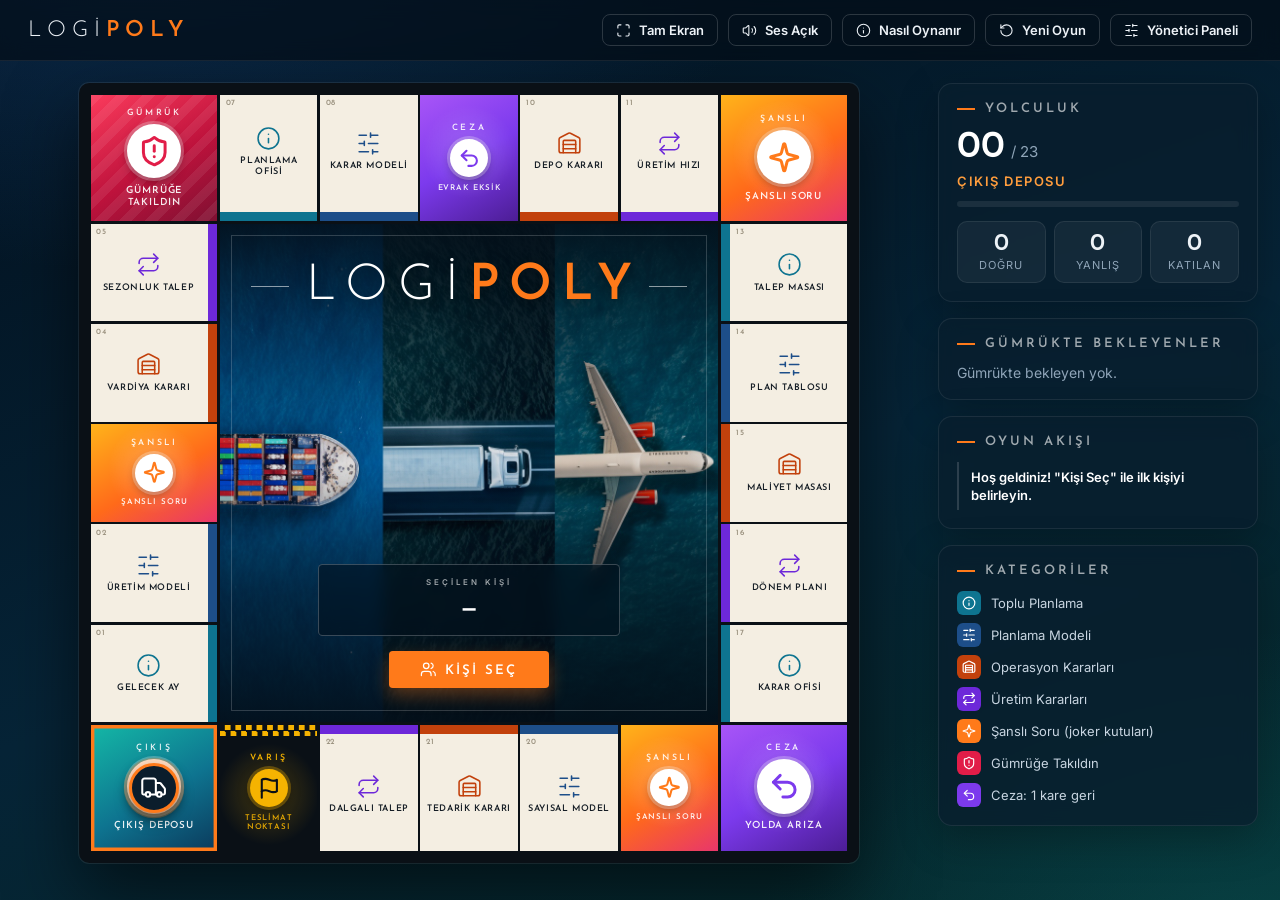
<file: index.html>
<!DOCTYPE html>
<html lang="tr">
<head>
  <meta charset="UTF-8">
  <meta name="viewport" content="width=device-width, initial-scale=1.0">
  <title>LogiPoly - Lojistik Bilgi Oyunu</title>
  <meta name="description" content="LogiPoly: Sınıfça oynanan, Monopoly tarzı lojistik bilgi oyunu.">
  <link rel="icon" href="data:image/svg+xml,<svg xmlns='http://www.w3.org/2000/svg' viewBox='0 0 100 100'><rect width='100' height='100' rx='22' fill='%23062b3d'/><text x='50' y='68' font-family='Arial' font-weight='700' font-size='52' text-anchor='middle' fill='%23ff7a1a'>LP</text></svg>">
  <link rel="preconnect" href="https://fonts.googleapis.com">
  <link rel="preconnect" href="https://fonts.gstatic.com" crossorigin>
  <link rel="stylesheet" href="https://fonts.googleapis.com/css2?family=Inter:wght@400;500;600;700&family=Josefin+Sans:wght@300;400;600;700&display=swap">
  <link rel="stylesheet" href="assets/css/style.css">
</head>
<body class="game-page">
  <header class="topbar">
    <div class="brand">Logi<span>Poly</span></div>
    <nav>
      <button class="btn ghost sm" id="btnFull"></button>
      <button class="btn ghost sm" id="btnSound"></button>
      <button class="btn ghost sm" id="btnHelp" data-icon="info">Nasıl Oynanır</button>
      <button class="btn ghost sm" id="btnNewGame" data-icon="rotate">Yeni Oyun</button>
      <a class="btn ghost sm" href="admin.html" data-icon="sliders">Yönetici Paneli</a>
    </nav>
  </header>

  <main class="screen">
    <div class="layout">
      <div class="board-wrap">
        <div id="board" class="board">
          <div class="board-center">
            <div class="center-logo">
              <span class="cl-rule"></span>
              <span class="cl-text">Logi<b>Poly</b></span>
              <span class="cl-rule"></span>
            </div>
            <div class="center-play">
              <div class="person-box" id="personBox">
                <span class="person-label" id="personLabel">Seçilen kişi</span>
                <span class="person-name" id="personName">—</span>
              </div>
              <button class="btn primary roll-btn" id="btnMain">Kişi Seç</button>
            </div>
          </div>
          <div id="pawnLayer" class="pawn-layer"></div>
        </div>
      </div>

      <aside class="sidebar">
        <div class="panel">
          <h3>Yolculuk</h3>
          <div class="progress-text" id="progressText"></div>
          <div class="progress"><div id="progressBar"></div></div>
          <div class="class-stats">
            <div><b id="statCorrect">0</b><span>Doğru</span></div>
            <div><b id="statWrong">0</b><span>Yanlış</span></div>
            <div><b id="statPeople">0</b><span>Katılan</span></div>
          </div>
        </div>
        <div class="panel">
          <h3>Gümrükte Bekleyenler</h3>
          <ul id="detainedList" class="detained-list"></ul>
        </div>
        <div class="panel">
          <h3>Oyun Akışı</h3>
          <ul id="gameLog" class="game-log"></ul>
        </div>
        <div class="panel">
          <h3>Kategoriler</h3>
          <div id="legend" class="legend"></div>
        </div>
      </aside>
    </div>
  </main>

  <div id="modal" class="modal hidden">
    <div class="modal-card" id="modalCard"></div>
  </div>

  <script src="assets/js/data.js"></script>
  <script src="assets/js/icons.js"></script>
  <script src="assets/js/sound.js"></script>
  <script src="assets/js/confetti.js"></script>
  <script src="assets/js/store.js"></script>
  <script src="assets/js/game.js"></script>
</body>
</html>
</file>
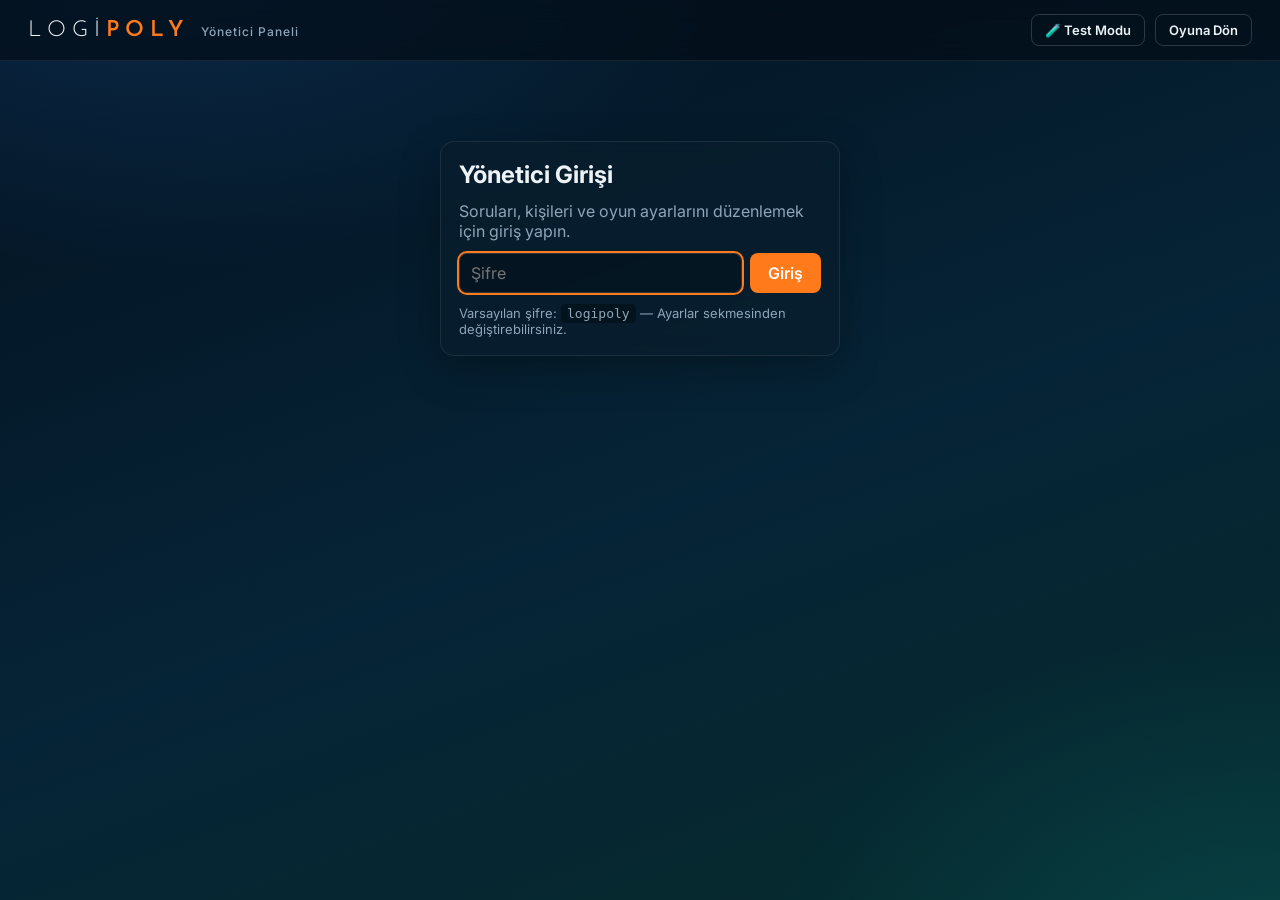
<file: admin.html>
<!DOCTYPE html>
<html lang="tr">
<head>
  <meta charset="UTF-8">
  <meta name="viewport" content="width=device-width, initial-scale=1.0">
  <meta name="robots" content="noindex">
  <title>LogiPoly - Yönetici Paneli</title>
  <link rel="icon" href="data:image/svg+xml,<svg xmlns='http://www.w3.org/2000/svg' viewBox='0 0 100 100'><text y='.9em' font-size='90'>⚙️</text></svg>">
  <link rel="preconnect" href="https://fonts.googleapis.com">
  <link rel="preconnect" href="https://fonts.gstatic.com" crossorigin>
  <link rel="stylesheet" href="https://fonts.googleapis.com/css2?family=Inter:wght@400;500;600;700&family=Josefin+Sans:wght@300;400;600;700&display=swap">
  <link rel="stylesheet" href="assets/css/style.css">
</head>
<body class="admin-page">
  <header class="topbar">
    <div class="brand">Logi<span>Poly</span><small>Yönetici Paneli</small></div>
    <nav>
      <a class="btn ghost sm" href="index.html?test=1" target="_blank" title="Gerçek oyunu etkilemeden istediğiniz kareyi deneyin">🧪 Test Modu</a>
      <a class="btn ghost sm" href="index.html">Oyuna Dön</a>
      <button class="btn ghost sm hidden" id="btnLogout">Çıkış</button>
    </nav>
  </header>

  <section id="loginView" class="panel login-card">
    <h2>Yönetici Girişi</h2>
    <p class="muted">Soruları, kişileri ve oyun ayarlarını düzenlemek için giriş yapın.</p>
    <form id="loginForm">
      <input type="password" id="loginPass" placeholder="Şifre" autocomplete="current-password">
      <button class="btn primary" type="submit">Giriş</button>
    </form>
    <p id="loginError" class="error hidden">Şifre hatalı.</p>
    <p class="hint">Varsayılan şifre: <code>logipoly</code> — Ayarlar sekmesinden değiştirebilirsiniz.</p>
  </section>

  <main id="adminView" class="admin-wrap hidden">
    <div class="tabs">
      <button class="tab active" data-tab="questions">❓ Sorular</button>
      <button class="tab" data-tab="cases">🚨 Kurtarma Soruları</button>
      <button class="tab" data-tab="people">👥 Kişiler</button>
      <button class="tab" data-tab="tiles">🧱 Kareler</button>
      <button class="tab" data-tab="boxes">🍀 Şanslı Soru Jokerleri</button>
      <button class="tab" data-tab="settings">⚙️ Ayarlar</button>
      <button class="tab" data-tab="backup">💾 Yedekleme</button>
    </div>

    <section class="tab-panel" id="tab-questions">
      <div class="toolbar">
        <select id="qFilter"><option value="">Tüm kategoriler</option></select>
        <input type="search" id="qSearch" placeholder="Soru ara...">
        <span class="spacer"></span>
        <button class="btn danger" id="btnClearQ">🗑️ Tüm Soruları Sil</button>
        <button class="btn primary" id="btnAddQ">+ Yeni Soru</button>
      </div>
      <div class="stats" id="qStats"></div>
      <div class="table-wrap">
        <table class="table">
          <thead><tr><th>#</th><th>Kategori</th><th>Soru</th><th>Doğru Cevap</th><th>İpucu</th><th></th></tr></thead>
          <tbody id="qBody"></tbody>
        </table>
      </div>
    </section>

    <section class="tab-panel hidden" id="tab-cases">
      <div class="toolbar">
        <p class="muted">Bu liste tahta sorularından ayrıdır. Gümrükte kalan biri varsa oyun bitmeden önce buradaki vaka analizi sorulur. Varsayılan soru Koçtaş örneğidir; doğru cevaplanmazsa oyun kaybedilir. Şık girmezseniz soru açık uçlu olur ve cevabı öğretmen değerlendirir.</p>
        <span class="spacer"></span>
        <button class="btn primary" id="btnAddCase">+ Yeni Kurtarma Sorusu</button>
      </div>
      <div class="table-wrap">
        <table class="table">
          <thead><tr><th>#</th><th>Başlık</th><th>Vaka</th><th>Tür</th><th></th></tr></thead>
          <tbody id="caseBody"></tbody>
        </table>
      </div>
    </section>

    <section class="tab-panel hidden" id="tab-people">
      <div class="people-grid">
        <div class="panel">
          <h3>👥 Kişi Listesi</h3>
          <div class="stats" id="peopleStats"></div>
          <label class="form-grid">
            <span class="muted">Her satıra bir isim yazın. Excel'den sütun kopyalayıp yapıştırabilirsiniz. Aynı isim iki kez eklenmez.</span>
            <textarea id="peopleText" rows="18" placeholder="Ayşe Yılmaz&#10;Mehmet Kaya&#10;..."></textarea>
          </label>
          <div class="actions-bar">
            <button class="btn primary" id="btnSavePeople">💾 Kişileri Kaydet</button>
          </div>
        </div>
        <div class="panel">
          <h3>🎯 Oyun Durumu</h3>
          <p class="muted" style="margin-bottom:12px">Seçilen kişi, herkes bir kez seçilene kadar tekrar seçilmez. 🛃 işaretli kişiler gümrükte bekliyor.</p>
          <div id="drawnList" class="chip-list"></div>
          <div class="actions-bar">
            <button class="btn danger" id="btnResetDraw">🔄 Oyunu Sıfırla</button>
          </div>
        </div>
      </div>
    </section>

    <section class="tab-panel hidden" id="tab-tiles">
      <p class="muted" style="margin-bottom:14px">
        Tahtada 24 kare vardır. Tır, bulunduğu karenin sorusu doğru cevaplanınca bir sonraki kareye geçer.
        <b>Gümrüğe Takıldın</b>: tır bu karedeyken seçilen kişi soru cevaplamadan gümrükte kalır, tır yoluna devam eder (tek gümrük karesi önerilir).
        <b>Ceza</b>: tır bu kareye gelince bir kare geri gider; her ceza karesi oyun başına bir kez uygulanır.
        <b>Şanslı Soru</b>: soru öncesinde joker kutularından biri açılır.
      </p>
      <div class="table-wrap">
        <table class="table">
          <thead><tr><th>#</th><th>Tür</th><th>Kare Adı</th><th>Soru Kategorisi</th></tr></thead>
          <tbody id="tBody"></tbody>
        </table>
      </div>
      <div class="actions-bar"><button class="btn primary" id="btnSaveTiles">💾 Kareleri Kaydet</button></div>
    </section>

    <section class="tab-panel hidden" id="tab-boxes">
      <div class="toolbar">
        <p class="muted">Tır bir Şanslı Soru karesindeyken seçilen kişi kapalı kutulardan birini açar. İçinden çıkan joker o soruda kullanılır.</p>
        <span class="spacer"></span>
        <button class="btn" id="btnAddBox">+ Kutu Ekle</button>
      </div>
      <div class="table-wrap">
        <table class="table">
          <thead><tr><th>#</th><th>Joker</th><th>Kutudan çıkınca gösterilecek mesaj</th><th></th></tr></thead>
          <tbody id="boxBody"></tbody>
        </table>
      </div>
      <div class="panel" style="margin-top:14px">
        <h3>Joker türleri</h3>
        <p class="muted">🤝 <b>Yardım Al</b>: Kişi istediği bir arkadaşından yardım alır. ✂️ <b>2 Yanlış Şık Elenir</b>: İki yanlış şık kaldırılır. 💡 <b>İpuçlu Soru</b>: Soru, ipucuyla birlikte gelir. Jokere rağmen cevap yanlışsa ikinci hak yoktur; tır olduğu karede kalır.</p>
      </div>
      <div class="actions-bar"><button class="btn primary" id="btnSaveBoxes">💾 Kutuları Kaydet</button></div>
    </section>

    <section class="tab-panel hidden" id="tab-settings">
      <form id="settingsForm" class="panel">
        <div class="form-grid two">
          <label>Piyon
            <select name="pawn" id="pawnSelect"></select>
          </label>
          <label>Şanslı soru karesinde gösterilecek kutu sayısı
            <input type="number" name="boxCount" min="2" max="6">
          </label>
          <label>Yönetici şifresi
            <input type="text" name="adminPassword" autocomplete="off">
            <small>Boş bırakılırsa panel şifresiz açılır.</small>
          </label>
        </div>
        <div class="actions-bar"><button class="btn primary" type="submit">💾 Ayarları Kaydet</button></div>
      </form>
    </section>

    <section class="tab-panel hidden" id="tab-backup">
      <div class="backup-grid">
        <div class="panel">
          <h3>⬇️ Dışa Aktar</h3>
          <p>Tüm soruları, vakaları, kişileri, kareleri, kutuları ve ayarları JSON dosyası olarak indir.</p>
          <button class="btn primary" id="btnExport">JSON İndir</button>
        </div>
        <div class="panel">
          <h3>⬆️ İçe Aktar</h3>
          <p>Daha önce indirdiğin bir LogiPoly JSON dosyasını yükle. Mevcut verilerin üzerine yazılır.</p>
          <input type="file" id="importFile" accept="application/json,.json">
        </div>
        <div class="panel">
          <h3>♻️ Varsayılana Dön</h3>
          <p>Tüm değişiklikleri silip LogiPoly'nin hazır soru ve ayarlarına geri döner.</p>
          <button class="btn danger" id="btnReset">Sıfırla</button>
        </div>
      </div>
    </section>
  </main>

  <div id="modal" class="modal hidden">
    <div class="modal-card dark" id="modalCard"></div>
  </div>
  <div id="toast" class="toast hidden"></div>

  <script src="assets/js/data.js"></script>
  <script src="assets/js/store.js"></script>
  <script src="assets/js/admin.js"></script>
</body>
</html>
</file>
<file: assets/css/style.css>
:root {
  --bg: #03111f;
  --panel: rgba(8, 30, 46, .78);
  --panel-2: rgba(255, 255, 255, .05);
  --line: rgba(255, 255, 255, .08);
  --text: #edf2f7;
  --muted: #8fa5b8;
  --accent: #ff7a1a;
  --accent-2: #ff9d3d;
  --ok: #1f9d6b;
  --bad: #e11d48;
  --teal: #0e7c86;
  --ocean: #0b3a5c;
  --cream: #f4eee2;
  --frame: #0a1016;
  --ink: #141c24;
  --f-display: 'Josefin Sans', 'Century Gothic', 'Futura', sans-serif;
  --f-body: 'Inter', 'Segoe UI', system-ui, -apple-system, sans-serif;
}

* { box-sizing: border-box; margin: 0; padding: 0; }

html:fullscreen, html:-webkit-full-screen { background: #03111f; }
body {
  font-family: var(--f-body);
  background:
    radial-gradient(1100px 600px at 10% -10%, rgba(29, 95, 166, .35), transparent 60%),
    radial-gradient(900px 600px at 100% 110%, rgba(14, 124, 134, .32), transparent 60%),
    linear-gradient(160deg, #03111f 0%, #062437 55%, #052a2a 100%) fixed;
  color: var(--text);
  min-height: 100vh;
  -webkit-font-smoothing: antialiased;
}

.hidden { display: none !important; }
button { font: inherit; cursor: pointer; }
a { color: inherit; }
ul { padding-left: 18px; }
code { background: rgba(0, 0, 0, .3); padding: 2px 6px; border-radius: 4px; }

.ic { width: 1.15em; height: 1.15em; flex: none; display: block; }

/* ---------- Ortak bileşenler ---------- */

.btn {
  display: inline-flex; align-items: center; justify-content: center; gap: 8px;
  border: 0; border-radius: 8px; padding: 10px 18px;
  font-weight: 600; background: rgba(255, 255, 255, .08); color: var(--text);
  text-decoration: none; transition: filter .15s, transform .1s, background .15s;
}
.btn:hover:not(:disabled) { filter: brightness(1.12); }
.btn:active:not(:disabled) { transform: translateY(1px); }
.btn:disabled { opacity: .45; cursor: not-allowed; }
.btn.primary { background: var(--accent); color: #fff; }
.btn.danger { background: var(--bad); color: #fff; }
.btn.success { background: var(--ok); color: #fff; }
.btn.ghost { background: transparent; border: 1px solid rgba(255, 255, 255, .16); }
.btn.ghost:hover:not(:disabled) { background: rgba(255, 255, 255, .06); }
.btn.ghost.dark-text { color: var(--ink); border-color: #d6d2c8; }
.btn.sm { padding: 7px 13px; font-size: 13px; }
.btn.big { padding: 14px 28px; font-size: 18px; }
.btn.full { width: 100%; margin-top: 12px; }

input, select, textarea {
  font: inherit; background: rgba(0, 0, 0, .25); color: var(--text);
  border: 1px solid rgba(255, 255, 255, .14); border-radius: 8px; padding: 9px 11px;
}
input:focus, select:focus, textarea:focus { outline: 2px solid var(--accent); outline-offset: 0; }
textarea { resize: vertical; min-height: 80px; }
select option { background: #0b2235; }

.panel {
  background: var(--panel); border: 1px solid var(--line); border-radius: 14px; padding: 18px;
  box-shadow: 0 14px 40px rgba(0, 0, 0, .25); backdrop-filter: blur(10px);
}
.panel h3 {
  font-family: var(--f-display); font-weight: 600; font-size: 13px; text-transform: uppercase;
  letter-spacing: 3px; color: rgba(255, 255, 255, .62); margin-bottom: 14px;
  display: flex; align-items: center; gap: 10px;
}
.panel h3::before { content: ''; width: 18px; height: 2px; background: var(--accent); }
.muted { color: var(--muted); }

.topbar {
  display: flex; justify-content: space-between; align-items: center;
  padding: 14px 28px; background: rgba(3, 14, 24, .7); backdrop-filter: blur(10px);
  border-bottom: 1px solid var(--line); position: sticky; top: 0; z-index: 20;
}
.brand {
  font-family: var(--f-display); font-size: 22px; font-weight: 300;
  text-transform: uppercase; letter-spacing: 6px;
}
.brand span { color: var(--accent); font-weight: 600; }
.brand small {
  font-family: var(--f-body); font-size: 12px; color: var(--muted); font-weight: 500;
  letter-spacing: 1px; margin-left: 12px; text-transform: none;
}
.topbar nav { display: flex; gap: 10px; align-items: center; }

/* ---------- Oyun düzeni ---------- */

.screen { padding: 22px; }

.layout {
  display: grid; grid-template-columns: minmax(0, 1fr) 320px; gap: 22px;
  max-width: 1380px; margin: 0 auto; align-items: start;
}
.board-wrap { display: flex; justify-content: center; }

.board {
  position: relative;
  width: min(100%, calc(100vh - 120px));
  min-width: 320px;
  aspect-ratio: 1;
  display: grid;
  grid-template-columns: 1.3fr repeat(5, 1fr) 1.3fr;
  grid-template-rows: 1.3fr repeat(5, 1fr) 1.3fr;
  gap: .22cqw;
  background: var(--frame);
  border: 1cqw solid var(--frame);
  border-radius: .8cqw;
  overflow: hidden;
  container-type: inline-size;
  box-shadow: 0 0 0 1px rgba(255, 255, 255, .08), 0 30px 70px rgba(0, 0, 0, .55);
}

/* ---------- Kareler ---------- */

.tile {
  position: relative; background: var(--cream); color: var(--ink);
  display: flex; flex-direction: column; align-items: center; justify-content: center;
  gap: .7cqw; text-align: center; padding: 2.6cqw .7cqw .9cqw; overflow: hidden;
  transition: box-shadow .2s, filter .3s, opacity .3s;
}
.tile .band { position: absolute; background: var(--cat); }
.tile.side-bottom .band { top: 0; left: 0; right: 0; height: 1.3cqw; }
.tile.side-top .band { bottom: 0; left: 0; right: 0; height: 1.3cqw; }
.tile.side-top { padding: .9cqw .7cqw 2.6cqw; }
.tile.side-left .band { right: 0; top: 0; bottom: 0; width: 1.3cqw; }
.tile.side-left { padding: .9cqw 2.2cqw .9cqw .7cqw; }
.tile.side-right .band { left: 0; top: 0; bottom: 0; width: 1.3cqw; }
.tile.side-right { padding: .9cqw .7cqw .9cqw 2.2cqw; }

.t-icon { display: grid; place-items: center; color: var(--cat); }
.t-icon .ic { width: 3.3cqw; height: 3.3cqw; stroke-width: 1.5; }
.t-name {
  font-family: var(--f-display); font-size: 1.2cqw; font-weight: 600; line-height: 1.2;
  text-transform: uppercase; letter-spacing: .08cqw; word-break: break-word;
}
.t-num {
  position: absolute; top: .55cqw; left: .7cqw;
  font-family: var(--f-display); font-size: 1.05cqw; font-weight: 600;
  color: #9a917f; letter-spacing: .12cqw; text-transform: uppercase;
}
.tile.side-bottom .t-num { top: 1.75cqw; }
.tile.side-right .t-num { left: 2.1cqw; }

/* Özel kareler: canlı zemin + beyaz amblem */
.tile.type-start, .tile.type-chance, .tile.type-customs, .tile.type-penalty, .tile.type-finish {
  color: #fff; padding: 1cqw; gap: .9cqw;
}
.tile.type-start .t-num, .tile.type-chance .t-num, .tile.type-penalty .t-num,
.tile.type-customs .t-num, .tile.type-finish .t-num {
  position: static; order: -1; color: rgba(255, 255, 255, .9);
  font-size: 1.15cqw; letter-spacing: .35cqw;
}
.tile.type-start .t-name, .tile.type-chance .t-name, .tile.type-penalty .t-name,
.tile.type-customs .t-name, .tile.type-finish .t-name { font-size: 1.05cqw; letter-spacing: .12cqw; opacity: .92; }

.t-icon.emblem {
  width: 5cqw; height: 5cqw; border-radius: 50%; background: #fff; color: var(--cat);
  box-shadow: 0 0 0 .4cqw rgba(255, 255, 255, .25), 0 .5cqw 1.2cqw rgba(0, 0, 0, .3);
}
.t-icon.emblem .ic { width: 3cqw; height: 3cqw; stroke-width: 2.2; }
.tile.corner .t-icon.emblem { width: 7.2cqw; height: 7.2cqw; }
.tile.corner .t-icon.emblem .ic { width: 4.3cqw; height: 4.3cqw; }
.tile.corner .t-name { font-size: 1.3cqw; }

.tile.type-start {
  background: linear-gradient(150deg, #14b8a6 0%, #0e7490 55%, #0b3a5c 100%);
}
.tile.type-chance {
  background:
    radial-gradient(circle at 50% 45%, rgba(255, 255, 255, .22), transparent 55%),
    linear-gradient(150deg, #ffb31a 0%, #ff6a1a 55%, #e8366b 100%);
}
.tile.type-chance .t-icon.emblem { animation: beacon 2.2s ease-in-out infinite; }
.tile.type-customs {
  background:
    repeating-linear-gradient(135deg, rgba(255, 255, 255, .07) 0 1.2cqw, transparent 1.2cqw 2.4cqw),
    linear-gradient(150deg, #fb3b5c 0%, #be123c 55%, #7f1032 100%);
}
.tile.type-penalty {
  background:
    radial-gradient(circle at 50% 45%, rgba(255, 255, 255, .18), transparent 55%),
    linear-gradient(150deg, #a855f7 0%, #7c3aed 50%, #4c1d95 100%);
}
.tile.type-finish {
  background:
    repeating-conic-gradient(#f5b301 0 25%, #0a1016 0 50%) top left / 1.4cqw 1.4cqw repeat-x,
    radial-gradient(circle at 50% 55%, rgba(245, 179, 1, .25), transparent 60%) no-repeat,
    #0a1016;
  padding-top: 2.4cqw;
}
.tile.type-finish .t-icon.emblem { background: #f5b301; color: #0a1016; box-shadow: 0 0 0 .4cqw rgba(245, 179, 1, .3), 0 .5cqw 1.4cqw rgba(0, 0, 0, .5); }
.tile.type-finish .t-num, .tile.type-finish .t-name { color: #f5b301; }

@keyframes beacon {
  0%, 100% { box-shadow: 0 0 0 .4cqw rgba(255, 255, 255, .25), 0 .5cqw 1.2cqw rgba(0, 0, 0, .3); }
  50% { box-shadow: 0 0 0 1cqw rgba(255, 255, 255, .12), 0 .5cqw 1.2cqw rgba(0, 0, 0, .3); }
}

.tile.passed { filter: saturate(.35); opacity: .6; }
.tile.passed::after {
  content: ''; position: absolute; bottom: .9cqw; right: .9cqw;
  width: 1.1cqw; height: .55cqw; border-left: .28cqw solid var(--ok); border-bottom: .28cqw solid var(--ok);
  transform: rotate(-45deg);
}
.tile.here { box-shadow: inset 0 0 0 .45cqw var(--accent); z-index: 1; }

.detained-badge {
  position: absolute; top: .5cqw; right: .6cqw; display: none; align-items: center; gap: .3cqw;
  background: #fff; color: #be123c; font-size: 1.15cqw; font-weight: 700;
  padding: .2cqw .6cqw; border-radius: 99px; animation: pop .3s ease;
  box-shadow: 0 .2cqw .6cqw rgba(0, 0, 0, .3);
}
.detained-badge .ic { width: 1.2cqw; height: 1.2cqw; stroke-width: 2.4; }
.detained-badge.show { display: inline-flex; }

.tile.landed { animation: landed 1.2s ease; }
@keyframes landed { 30% { filter: brightness(1.15); box-shadow: inset 0 0 0 1cqw rgba(255, 122, 26, .5); } }

/* ---------- Orta alan ---------- */

.board-center {
  grid-area: 2 / 2 / 7 / 7; position: relative; overflow: hidden;
  background: #062437 url('../img/logistics-center.jpg') center / cover no-repeat;
  color: #fff;
  display: flex; flex-direction: column; align-items: center; justify-content: space-between;
  padding: 5cqw 4cqw 4.5cqw; text-align: center;
}
.board-center::before {
  content: ''; position: absolute; inset: 0;
  background:
    linear-gradient(180deg, rgba(3, 14, 24, .9) 0%, rgba(3, 14, 24, .3) 28%, rgba(3, 14, 24, .05) 48%, rgba(3, 14, 24, .45) 66%, rgba(3, 14, 24, .92) 100%);
}
.board-center::after {
  content: ''; position: absolute; inset: 1.4cqw; border: 1px solid rgba(255, 255, 255, .18); pointer-events: none;
}
.board-center > * { position: relative; z-index: 1; }

.center-logo { display: flex; align-items: center; gap: 2.2cqw; }
.cl-rule { width: 5cqw; height: 1px; background: rgba(255, 255, 255, .55); }
.cl-text {
  font-family: var(--f-display); font-weight: 300; font-size: 6.6cqw; line-height: 1;
  text-transform: uppercase; letter-spacing: 1.3cqw; margin-right: -1.3cqw;
  text-shadow: 0 .4cqw 2cqw rgba(0, 0, 0, .45);
}
.cl-text b { font-weight: 600; color: var(--accent); }

.center-play { display: flex; flex-direction: column; align-items: center; gap: 2cqw; }

.person-box {
  display: flex; flex-direction: column; align-items: center; gap: .5cqw;
  min-width: 40cqw; max-width: 60cqw; padding: 1.6cqw 3.2cqw; border-radius: .6cqw;
  background: rgba(3, 16, 28, .58); backdrop-filter: blur(8px);
  border: 1px solid rgba(255, 255, 255, .22);
  transition: border-color .2s, box-shadow .2s;
}
.person-label {
  font-size: 1.05cqw; font-weight: 600; color: rgba(255, 255, 255, .62);
  text-transform: uppercase; letter-spacing: .4cqw;
}
.person-name {
  font-family: var(--f-display); font-size: 3.4cqw; font-weight: 600; line-height: 1.15; color: #fff;
  text-align: center; max-width: 100%; padding-top: .4cqw;
}
.person-confirm h2 {
  font-size: 34px; letter-spacing: 0; text-transform: none; line-height: 1.25;
}
.person-confirm .person-ask {
  margin: 8px 0 0; font-size: 18px; font-weight: 600; color: var(--ocean);
}
.person-confirm .modal-actions { margin-top: 22px; }
.person-box.spinning .person-name { color: rgba(255, 255, 255, .55); }
.person-box.chosen {
  border-color: var(--accent); animation: pop .35s ease;
  box-shadow: 0 0 0 .35cqw rgba(255, 122, 26, .22), 0 1cqw 3cqw rgba(0, 0, 0, .4);
}

.roll-btn {
  font-family: var(--f-display); font-size: 1.75cqw; font-weight: 600; text-transform: uppercase;
  letter-spacing: .3cqw; padding: 1.5cqw 4.2cqw 1.3cqw; border-radius: .5cqw; gap: 1cqw;
  box-shadow: 0 1cqw 2.4cqw rgba(255, 122, 26, .35);
}
.roll-btn .ic { width: 2.2cqw; height: 2.2cqw; margin-top: -.2cqw; }
.roll-btn.danger-glow {
  background: linear-gradient(135deg, #fb3b5c, #be123c); color: #fff;
  animation: glow 1.4s ease-in-out infinite;
}
@keyframes glow { 50% { box-shadow: 0 0 0 1.2cqw rgba(225, 29, 72, .25); } }

/* ---------- Piyon ---------- */

.pawn-layer { position: absolute; inset: 0; pointer-events: none; }
.pawn {
  position: absolute; width: 6.6cqw; height: 6.6cqw; margin: -3.3cqw 0 0 -3.3cqw;
  border-radius: 50%; background: #0b1d2c; color: #fff; border: .4cqw solid var(--accent);
  display: grid; place-items: center;
  box-shadow: 0 0 0 .7cqw rgba(255, 122, 26, .28), 0 .9cqw 1.8cqw rgba(0, 0, 0, .5);
  transition: left .4s ease, top .4s ease; z-index: 5;
}
.pawn .ic { width: 3.6cqw; height: 3.6cqw; stroke-width: 1.8; }
.pawn.hop { animation: hop .4s ease; }
.pawn.shake { animation: truck-shake .6s ease; }
@keyframes truck-shake {
  10%, 50%, 90% { transform: translateX(-12%) rotate(-6deg); }
  30%, 70% { transform: translateX(12%) rotate(6deg); }
}
.tile.danger-pulse { animation: danger-pulse .5s ease-in-out infinite; }
@keyframes danger-pulse { 50% { filter: brightness(1.35); box-shadow: inset 0 0 0 .6cqw #fff; } }
.tile.lucky-glow { animation: lucky-glow .4s ease-in-out 4; }
@keyframes lucky-glow { 50% { filter: brightness(1.3) saturate(1.2); box-shadow: 0 0 2.2cqw .4cqw rgba(255, 196, 40, .9), inset 0 0 0 .5cqw #fff; transform: scale(1.06); } }
@keyframes hop { 50% { transform: translateY(-45%) scale(1.15); } }

/* ---------- Kenar çubuğu ---------- */

.sidebar { display: flex; flex-direction: column; gap: 16px; }

.progress-text { display: flex; align-items: baseline; flex-wrap: wrap; gap: 6px; margin-bottom: 12px; }
.progress-text b { font-family: var(--f-display); font-size: 38px; font-weight: 600; line-height: 1; color: #fff; }
.progress-text span { color: var(--muted); font-size: 15px; }
.progress-text em {
  flex-basis: 100%; font-style: normal; color: var(--accent-2); font-size: 13px;
  text-transform: uppercase; letter-spacing: 1.5px; font-weight: 600;
}
.progress { height: 6px; background: rgba(255, 255, 255, .08); border-radius: 99px; overflow: hidden; }
.progress > div {
  height: 100%; border-radius: 99px; transition: width .5s ease;
  background: linear-gradient(90deg, var(--teal), var(--accent));
}
.class-stats { display: grid; grid-template-columns: repeat(3, 1fr); gap: 8px; margin-top: 14px; }
.class-stats div {
  background: var(--panel-2); border: 1px solid var(--line); border-radius: 10px; padding: 10px 6px;
  text-align: center; display: grid; gap: 2px;
}
.class-stats b { font-family: var(--f-display); font-size: 24px; font-weight: 600; }
.class-stats span { font-size: 11px; color: var(--muted); text-transform: uppercase; letter-spacing: 1px; }

.detained-list { list-style: none; padding: 0; display: grid; gap: 6px; max-height: 220px; overflow-y: auto; }
.detained-list li {
  display: grid; grid-template-columns: auto 1fr auto; align-items: center; gap: 10px;
  background: rgba(225, 29, 72, .12); border: 1px solid rgba(225, 29, 72, .3);
  border-radius: 8px; padding: 8px 10px; font-weight: 600; font-size: 14px;
}
.detained-list li .ic { color: #fb7185; }
.detained-list li small { color: #fda4af; font-weight: 500; font-size: 11px; text-align: right; }
.detained-list li.rescued { background: rgba(31, 157, 107, .12); border-color: rgba(31, 157, 107, .3); }
.detained-list li.rescued .ic, .detained-list li.rescued small { color: #6ee7b7; }
.detained-list li.empty { display: block; background: transparent; border: 0; color: var(--muted); font-weight: 400; padding: 0; }

.game-log { list-style: none; padding: 0; max-height: 260px; overflow-y: auto; font-size: 13px; display: grid; gap: 4px; }
.game-log li {
  padding: 6px 0 6px 12px; border-left: 2px solid rgba(255, 255, 255, .15); color: #b9c8d6; line-height: 1.4;
}
.game-log li.log-ok { border-left-color: var(--ok); }
.game-log li.log-bad { border-left-color: var(--bad); }
.game-log li.log-pick { border-left-color: var(--accent); }
.game-log li.log-chance { border-left-color: #ffb31a; }
.game-log li:first-child { color: #fff; font-weight: 600; }

.legend { display: grid; gap: 8px; font-size: 13px; }
.legend-item { display: flex; align-items: center; gap: 10px; color: #c8d5e1; }
.swatch {
  width: 24px; height: 24px; border-radius: 6px; flex: none; background: var(--c, #555);
  display: grid; place-items: center; color: #fff;
}
.swatch .ic { width: 14px; height: 14px; stroke-width: 2; }

/* ---------- Modal ---------- */

.modal {
  position: fixed; inset: 0; background: rgba(2, 10, 18, .78); backdrop-filter: blur(4px);
  display: grid; place-items: center; z-index: 50; padding: 16px;
}
.modal-card {
  background: #fbf9f4; color: var(--ink); border-radius: 14px; max-width: 600px; width: 100%;
  max-height: calc(100vh - 32px); overflow-y: auto;
  box-shadow: 0 30px 80px rgba(0, 0, 0, .55); animation: pop .25s ease;
}
@keyframes pop { from { transform: scale(.94); opacity: 0; } }

.q-head { background: var(--cat); color: #fff; padding: 18px 24px; display: flex; align-items: center; gap: 14px; }
.q-head-icon {
  width: 46px; height: 46px; border-radius: 50%; background: rgba(255, 255, 255, .18);
  display: grid; place-items: center; flex: none;
}
.q-head-icon .ic { width: 24px; height: 24px; }
.q-cat { font-family: var(--f-display); font-size: 18px; font-weight: 600; text-transform: uppercase; letter-spacing: 2px; }
.q-tile { opacity: .85; font-size: 13px; margin-top: 3px; }
.q-body { padding: 22px 24px 24px; }
.q-player { display: flex; align-items: center; gap: 8px; color: #59636e; margin-bottom: 14px; font-size: 14px; }
.q-player b { color: var(--ink); }
.timer { height: 4px; background: #e6e2d8; border-radius: 4px; overflow: hidden; }
.timer > div { height: 100%; background: var(--cat); transition: width 1s linear; }
.timer > div.danger { background: var(--bad); }
.timer-text { font-size: 12px; color: #7a8189; text-align: right; margin: 4px 0 10px; font-variant-numeric: tabular-nums; }
.q-text { font-size: 19px; font-weight: 600; margin-bottom: 18px; line-height: 1.45; }
.q-options { display: grid; gap: 10px; }
.modal-card.wide { max-width: 880px; }
/* Tahta sorusu: okunaklı, ekranı doldurmayan ölçü */
.modal:has(.modal-card.qshow) { display: block; overflow: auto; padding: 36px 16px; }
.modal-card.qshow {
  width: min(920px, calc(100vw - 32px));
  max-width: min(920px, calc(100vw - 32px));
  height: auto; min-height: 0; max-height: none;
  margin: 0 auto; display: block; overflow: visible;
}
.modal-card.qshow .q-head { padding: 14px 20px; gap: 12px; flex: none; }
.modal-card.qshow .q-head-icon { width: 42px; height: 42px; }
.modal-card.qshow .q-head-icon .ic { width: 22px; height: 22px; }
.modal-card.qshow .q-cat { font-size: 18px; letter-spacing: 1px; }
.modal-card.qshow .q-tile { font-size: 14px; }
.modal-card.qshow .q-body {
  padding: 18px 22px 20px;
  display: flex; flex-direction: column; min-height: 0; overflow: auto;
}
.modal-card.qshow .q-player { font-size: 15px; margin-bottom: 12px; }
.modal-card.qshow .q-text { font-size: 24px; line-height: 1.35; margin-bottom: 16px; }
.modal-card.qshow .q-options { gap: 10px; }
.modal-card.qshow .q-option { font-size: 18px; line-height: 1.35; padding: 12px 14px; gap: 12px; }
.modal-card.qshow .q-option b { width: 34px; height: 34px; font-size: 16px; }
.modal-card.qshow .joker-banner { font-size: 16px; }
.modal-card.qshow .q-result { font-size: 17px; }
.modal-card.qshow .q-exp { font-size: 15px; }
.modal-card.qshow .btn { font-size: 16px; }
.modal-card.qshow .case-text { font-size: 17px; line-height: 1.4; padding: 12px 14px; margin-bottom: 12px; flex: none; overflow: visible; }
.modal-card.case-fit { width: min(1080px, calc(100vw - 32px)); }
.modal-card.case-fit .q-options { grid-template-columns: 1fr 1fr; gap: 10px; }
.modal-card.case-fit .q-option { font-size: 16px; padding: 10px 12px; }
.modal-card.case-fit .q-option b { width: 30px; height: 30px; font-size: 15px; }
.q-option {
  display: flex; gap: 12px; align-items: flex-start; text-align: left;
  padding: 12px 14px; border-radius: 10px; border: 1px solid #ddd8cc;
  background: #fff; color: var(--ink); font-size: 15px; transition: border-color .15s, background .15s, box-shadow .15s;
}
.q-option b {
  display: grid; place-items: center; width: 30px; height: 30px; flex: none; margin-top: 1px;
  border-radius: 6px; background: var(--cat); color: #fff; font-family: var(--f-display); font-weight: 600; padding-top: 2px;
}
.q-option:hover:not(:disabled) { border-color: var(--cat); box-shadow: 0 0 0 3px color-mix(in srgb, var(--cat) 15%, transparent); }
.q-option:disabled { cursor: default; }
.q-option.correct { background: #e3f6ec; border-color: var(--ok); }
.q-option.wrong { background: #fde6ea; border-color: var(--bad); }
.q-result { margin-top: 16px; padding: 14px 16px; border-radius: 10px; font-weight: 600; }
.q-result.ok { background: #e3f6ec; color: #11744d; }
.q-result.bad { background: #fde6ea; color: #a3112f; }
.qr-line { display: flex; align-items: center; gap: 8px; }
.qr-line .ic { width: 20px; height: 20px; stroke-width: 2.4; }
.q-exp { font-weight: 400; color: #4b5560; margin-top: 6px; line-height: 1.5; white-space: pre-wrap; }
.modal-actions { display: flex; justify-content: flex-end; gap: 10px; margin-top: 16px; }
.modal-actions.center { justify-content: center; }

.info-card { padding: 34px 30px 30px; text-align: center; }
.info-icon {
  width: 76px; height: 76px; margin: 0 auto 6px; border-radius: 50%;
  display: grid; place-items: center; color: #fff; background: var(--ocean);
  box-shadow: 0 0 0 8px rgba(11, 58, 92, .1); animation: pop .4s ease;
}
.info-icon .ic { width: 38px; height: 38px; stroke-width: 1.8; }
.info-icon.tone-chance { background: linear-gradient(150deg, #ffb31a, #ff6a1a 55%, #e8366b); box-shadow: 0 0 0 8px rgba(255, 106, 26, .15); }
.info-icon.tone-customs { background: linear-gradient(150deg, #fb3b5c, #be123c); box-shadow: 0 0 0 8px rgba(225, 29, 72, .14); }
.info-icon.tone-finish { background: #0a1016; color: #f5b301; box-shadow: 0 0 0 8px rgba(245, 179, 1, .2); }
.info-icon.tone-penalty { background: linear-gradient(150deg, #a855f7, #6d28d9); box-shadow: 0 0 0 8px rgba(124, 58, 237, .15); }
.info-icon.tone-alarm {
  background: linear-gradient(150deg, #fb3b5c, #be123c);
  animation: alarm-ring 1s ease-in-out infinite;
}
@keyframes alarm-ring {
  0%, 100% { box-shadow: 0 0 0 8px rgba(225, 29, 72, .18); }
  50% { box-shadow: 0 0 0 18px rgba(225, 29, 72, .08); }
}

/* Varıştan önce gümrükte biri kaldığında ekran kırmızı yanıp söner */
body.alarm .modal { animation: alarm-flash .9s ease-in-out infinite; }
@keyframes alarm-flash {
  0%, 100% { background: rgba(2, 10, 18, .78); }
  50% { background: rgba(190, 18, 60, .62); }
}
body.alarm .modal-card { box-shadow: 0 0 0 4px #e11d48, 0 30px 80px rgba(0, 0, 0, .55); }
.board.rescue { animation: rescue-frame 1.6s ease-in-out infinite; }
@keyframes rescue-frame {
  0%, 100% { box-shadow: 0 0 0 1px rgba(255, 255, 255, .08), 0 30px 70px rgba(0, 0, 0, .55); }
  50% { box-shadow: 0 0 0 .8cqw rgba(225, 29, 72, .55), 0 30px 70px rgba(0, 0, 0, .55); }
}

.q-head.lucky { background: linear-gradient(120deg, #ffb31a, #ff6a1a 55%, #e8366b); }.info-card h2 {
  font-family: var(--f-display); font-weight: 600; font-size: 26px; margin: 12px 0 8px;
  text-transform: uppercase; letter-spacing: 2px;
}
.info-card p { font-size: 16px; color: #4b5560; margin-bottom: 16px; line-height: 1.55; }
.info-sub {
  display: inline-flex; align-items: center; gap: 8px; background: #fff1e3; color: #9a4300; font-weight: 600;
  padding: 8px 16px; border-radius: 99px; margin-bottom: 18px;
}

.joker-banner {
  display: flex; gap: 12px; align-items: flex-start;
  background: #fff4e8; border: 1px solid #ffd6b0; border-left: 4px solid var(--accent);
  border-radius: 10px; padding: 12px 14px; margin-bottom: 14px; color: #6b3500; font-size: 14px; line-height: 1.5;
}
.jb-icon {
  width: 36px; height: 36px; border-radius: 50%; flex: none; display: grid; place-items: center;
  background: linear-gradient(150deg, #ffb31a, #ff6a1a); color: #fff;
}
.jb-icon .ic { width: 20px; height: 20px; }
.joker-extra { margin-top: 8px; display: flex; align-items: center; gap: 10px; flex-wrap: wrap; }
.joker-extra .btn { background: var(--accent); color: #fff; }

.boxes { display: flex; justify-content: center; gap: 14px; flex-wrap: wrap; margin: 12px 0 8px; }
.box-note {
  min-height: 2.6em; margin: 0 0 12px; text-align: center;
  font-size: 16px; font-weight: 600; line-height: 1.4; color: var(--ocean);
}
.lucky-box {
  width: 112px; height: 128px; border-radius: 12px; border: 0; color: #fff;
  background:
    radial-gradient(circle at 50% 35%, rgba(255, 255, 255, .25), transparent 60%),
    linear-gradient(155deg, #ffb31a, #ff6a1a 55%, #e8366b);
  display: grid; place-items: center; transition: transform .2s, opacity .3s, box-shadow .2s;
  box-shadow: 0 10px 22px rgba(232, 54, 107, .3), inset 0 0 0 1px rgba(255, 255, 255, .25);
}
.lucky-box:hover:not(:disabled) { transform: translateY(-6px); box-shadow: 0 16px 30px rgba(232, 54, 107, .4), inset 0 0 0 1px rgba(255, 255, 255, .35); }
.lucky-box:disabled { cursor: default; }
.lb-front, .lb-back { display: grid; place-items: center; gap: 8px; }
.lb-front .ic { width: 42px; height: 42px; stroke-width: 1.6; }
.lb-front b { font-family: var(--f-display); font-size: 18px; font-weight: 600; letter-spacing: 3px; }
.lb-back { display: none; }
.lb-back .ic { width: 34px; height: 34px; }
.lb-back small { font-size: 12px; font-weight: 700; text-transform: uppercase; letter-spacing: 1px; padding: 0 6px; }
.lucky-box.open { background: #fff; color: #e2581a; box-shadow: inset 0 0 0 1px #f1d9c6; }
.lucky-box.open .lb-front { display: none; }
.lucky-box.open .lb-back { display: grid; animation: pop .3s ease; }
.lucky-box.open:not(.picked) { opacity: .45; transform: scale(.92); }
.lucky-box.picked { transform: scale(1.08); box-shadow: 0 0 0 3px var(--accent), 0 12px 26px rgba(255, 122, 26, .35); }

.case-text {
  font-size: 16px; line-height: 1.6; background: #fff; border: 1px solid #e6e1d6; border-left: 4px solid var(--cat);
  border-radius: 8px; padding: 14px 16px; margin-bottom: 16px; white-space: pre-wrap;
}
.case-note { color: #59636e; margin-bottom: 12px; }
.case-hint {
  display: flex; gap: 8px; align-items: flex-start;
  background: #fff8e8; border: 1px solid #f0e0b8; border-radius: 8px;
  padding: 10px 12px; margin: -4px 0 16px; color: #7a4e00; font-size: 14px; line-height: 1.45;
}
.case-hint .ic { width: 18px; height: 18px; flex: none; margin-top: 1px; }

.victory { padding: 0 0 30px; text-align: center; overflow: hidden; }
.victory-hero {
  position: relative; height: 290px; margin-bottom: 18px; overflow: hidden; background: #2a1a0c;
}
.victory-hero img {
  display: block; width: 100%; height: 100%; object-fit: cover; object-position: 50% 30%;
  animation: hero-in 1.2s ease-out both;
}
@keyframes hero-in { from { transform: scale(1.1); opacity: 0; } }

.bunting {
  position: absolute; top: -2px; left: 0; right: 0; z-index: 1;
  display: flex; justify-content: space-between; padding: 0 6px;
  filter: drop-shadow(0 3px 4px rgba(0, 0, 0, .3));
}
.bunting::before {
  content: ''; position: absolute; top: 4px; left: 0; right: 0; height: 2px; background: rgba(255, 255, 255, .6);
}
.bunting span {
  width: 0; height: 0; margin-top: 4px;
  border-left: 15px solid transparent; border-right: 15px solid transparent;
  border-top: 30px solid #ff7a1a; transform-origin: top center;
  animation: flag-swing 1.6s ease-in-out infinite; animation-delay: calc(var(--d) * -.15s);
}
.bunting span:nth-child(5n+2) { border-top-color: #f5b301; }
.bunting span:nth-child(5n+3) { border-top-color: #14b8a6; }
.bunting span:nth-child(5n+4) { border-top-color: #e8366b; }
.bunting span:nth-child(5n+5) { border-top-color: #ffffff; }
@keyframes flag-swing { 50% { transform: rotate(8deg); } }

.confetti-canvas { position: fixed; inset: 0; width: 100%; height: 100%; z-index: 60; pointer-events: none; }

/* Gümrük: kodes kapısı + polis ışıkları */
.modal.police { animation: police-tint 1s steps(1) infinite; }
@keyframes police-tint {
  0% { background: rgba(120, 10, 30, .72); }
  50% { background: rgba(10, 30, 120, .72); }
}
.jail-card { overflow: hidden; border-radius: 14px; animation: jail-shake .7s linear .26s; }
@keyframes jail-shake {
  8% { transform: translate(-14px, 6px) rotate(-1.6deg); }
  18% { transform: translate(12px, -5px) rotate(1.3deg); }
  30% { transform: translate(-9px, 4px) rotate(-.8deg); }
  44% { transform: translate(7px, -3px) rotate(.5deg); }
  60% { transform: translate(-4px, 2px); }
  78% { transform: translate(2px, -1px); }
}
.jail-hero { position: relative; aspect-ratio: 16 / 9; background: #050b14; overflow: hidden; }
.jail-hero img { display: block; width: 100%; height: 100%; object-fit: cover; animation: cell-zoom 2s ease-out both; }
@keyframes cell-zoom { from { transform: scale(1.12); } }
.jail-flash {
  position: absolute; inset: 0; z-index: 3; pointer-events: none; background: #fff; opacity: 0;
  animation: slam-flash .45s ease-out .26s;
}
@keyframes slam-flash { 0% { opacity: .85; } 100% { opacity: 0; } }
.jail-tear {
  position: absolute; z-index: 1; width: 3px; height: 9px; margin-left: -1.5px; border-radius: 50% 50% 50% 50% / 30% 30% 70% 70%;
  background: linear-gradient(rgba(220, 235, 255, .2), rgba(235, 245, 255, .95));
  box-shadow: 0 0 4px rgba(200, 225, 255, .8); opacity: 0;
  animation: tear-fall 2.4s ease-in infinite;
}
@keyframes tear-fall {
  0% { opacity: 0; transform: translateY(0) scaleY(.6); }
  15% { opacity: 1; transform: translateY(2px) scaleY(1); }
  100% { opacity: 0; transform: translateY(46px) scaleY(1.6); }
}
.jail-hero::before, .jail-hero::after {
  content: ''; position: absolute; top: 0; bottom: 0; width: 50%; z-index: 1; pointer-events: none; mix-blend-mode: screen;
  animation: police-light .5s steps(1) infinite;
}
.jail-hero::before { left: 0; background: radial-gradient(circle at 0% 0%, rgba(255, 30, 60, .55), transparent 65%); }
.jail-hero::after { right: 0; background: radial-gradient(circle at 100% 0%, rgba(40, 90, 255, .55), transparent 65%); animation-delay: -.25s; }
@keyframes police-light { 50% { opacity: 0; } }
.jail-gate {
  position: absolute; inset: 0; z-index: 2;
  background: repeating-linear-gradient(90deg, transparent 0 34px, #2b2f36 34px 46px), rgba(2, 10, 24, .55);
  transform: translateY(-100%);
  animation: gate-drop .24s cubic-bezier(.7, 0, 1, 1) .02s forwards, gate-rattle .8s linear .26s, gate-fade .8s ease 1.9s forwards;
}
@keyframes gate-drop { to { transform: translateY(0); } }
@keyframes gate-rattle {
  0%, 100% { transform: translate(0, 0); }
  6% { transform: translate(-5px, -7px); } 14% { transform: translate(4px, 2px); }
  24% { transform: translate(-3px, -3px); } 36% { transform: translate(3px, 1px); }
  50% { transform: translate(-2px, -1px); } 66% { transform: translate(1px, 0); }
}
@keyframes gate-fade { to { opacity: .22; } }
.jail-body { padding: 22px 30px 28px; text-align: center; }
.jail-kicker {
  display: inline-flex; align-items: center; gap: 6px; font-size: 12px; font-weight: 700;
  text-transform: uppercase; letter-spacing: 3px; color: #be123c;
}
.jail-body h2 {
  font-family: var(--f-display); font-weight: 600; font-size: 30px; margin: 8px 0;
  text-transform: uppercase; letter-spacing: 2px; color: #be123c;
}
.jail-body p { font-size: 16px; color: #4b5560; margin-bottom: 18px; line-height: 1.55; }
.victory-kicker { font-size: 12px; font-weight: 600; text-transform: uppercase; letter-spacing: 4px; color: #8a7a55; }
.victory h2 {
  font-family: var(--f-display); font-size: 32px; font-weight: 600; margin: 6px 30px 8px;
  text-transform: uppercase; letter-spacing: 2px; color: var(--ocean);
}
.victory p { font-size: 16px; color: #4b5560; margin: 0 30px; line-height: 1.55; }
.victory-stats { display: grid; grid-template-columns: repeat(4, 1fr); gap: 10px; margin: 20px 30px 14px; }
.victory-stats div { background: #fff; border: 1px solid #e6e1d6; border-radius: 10px; padding: 12px 6px; display: grid; gap: 2px; }
.victory-stats b { font-family: var(--f-display); font-size: 28px; font-weight: 600; color: var(--ocean); }
.victory-stats span { font-size: 11px; color: #7a8189; text-transform: uppercase; letter-spacing: 1px; }
.victory .modal-actions { padding: 0 30px; }
.rescued-line { font-weight: 600; }

.defeat { padding: 0 0 30px; text-align: center; overflow: hidden; }
.defeat-hero {
  position: relative; height: 260px; margin-bottom: 18px; overflow: hidden; background: #1a0a10;
}
.defeat-hero img {
  display: block; width: 100%; height: 100%; object-fit: cover; object-position: 50% 40%;
  filter: saturate(.55) brightness(.72); animation: hero-in 1.2s ease-out both;
}
.defeat-veil {
  position: absolute; inset: 0; pointer-events: none;
  background: linear-gradient(180deg, rgba(120, 10, 30, .25), rgba(10, 6, 12, .55));
}
.defeat-kicker {
  display: inline-flex; align-items: center; gap: 6px; font-size: 12px; font-weight: 700;
  text-transform: uppercase; letter-spacing: 3px; color: #be123c; margin-top: 4px;
}
.defeat h2 {
  font-family: var(--f-display); font-size: 32px; font-weight: 600; margin: 6px 30px 8px;
  text-transform: uppercase; letter-spacing: 2px; color: #be123c;
}
.defeat p { font-size: 16px; color: #4b5560; margin: 0 30px; line-height: 1.55; }
.defeat-stats b { color: #be123c; }
.defeat .modal-actions { padding: 0 30px; }
.defeat .jail-tear { z-index: 2; }

/* ---------- Test modu ---------- */

.test-mode .topbar { border-bottom: 2px solid #f5b301; }
.test-mode .brand::after {
  content: 'TEST'; margin-left: 12px; padding: 2px 8px; border-radius: 4px; vertical-align: middle;
  background: #f5b301; color: #0a1016; font-family: var(--f-body); font-size: 11px; font-weight: 700; letter-spacing: 2px;
}
.test-mode .tile { cursor: pointer; }
.test-mode .tile:hover { outline: .35cqw dashed #f5b301; outline-offset: -.5cqw; }
.q-option.test-correct { border-style: dashed; border-color: #f5b301; }
.q-option.test-correct::after {
  content: 'TEST: doğru'; margin-left: auto; font-size: 11px; font-weight: 700; color: #b07d00; letter-spacing: 1px;
}

.test-panel {
  position: fixed; left: 12px; bottom: 12px; z-index: 45; width: 260px;
  background: rgba(10, 16, 22, .94); border: 1px solid #f5b301; border-radius: 12px;
  box-shadow: 0 16px 40px rgba(0, 0, 0, .5); backdrop-filter: blur(8px); font-size: 13px;
}
.tp-head {
  display: flex; justify-content: space-between; align-items: center; padding: 10px 14px;
  border-bottom: 1px solid rgba(245, 179, 1, .3);
}
.tp-head b {
  font-family: var(--f-display); font-weight: 600; text-transform: uppercase; letter-spacing: 3px; color: #f5b301;
}
.tp-toggle { background: none; border: 0; color: #f5b301; font-size: 18px; line-height: 1; width: 24px; }
.test-panel.collapsed .tp-body { display: none; }
.tp-body { padding: 12px 14px 14px; display: grid; gap: 10px; }
.tp-note { color: var(--muted); line-height: 1.45; }
.tp-row { display: grid; grid-template-columns: 1fr auto; gap: 6px; color: var(--muted); }
.tp-row select { grid-column: 1; padding: 6px 8px; font-size: 13px; min-width: 0; }
.tp-row .btn { grid-column: 2; grid-row: 2; }
.tp-check { display: flex; align-items: center; gap: 8px; color: var(--text); }
.tp-check input { accent-color: #f5b301; width: 16px; height: 16px; }
.tp-grid { display: grid; grid-template-columns: 1fr 1fr; gap: 6px; }
.tp-exit { justify-self: start; }

/* ---------- Yönetici paneli ---------- */

.admin-wrap { max-width: 1180px; margin: 24px auto; padding: 0 16px 40px; }
.login-card { max-width: 400px; margin: 80px auto; display: grid; gap: 12px; }
.login-card form { display: flex; gap: 8px; }
.login-card input { flex: 1; }
.error { color: #fb7185; font-weight: 600; }
.hint { font-size: 13px; color: var(--muted); }

.tabs { display: flex; gap: 6px; flex-wrap: wrap; margin-bottom: 18px; }
.tab {
  border: 1px solid var(--line); background: var(--panel); color: var(--text);
  padding: 10px 16px; border-radius: 8px; font-weight: 600;
}
.tab.active { background: var(--accent); border-color: var(--accent); color: #fff; }

.toolbar { display: flex; gap: 10px; flex-wrap: wrap; align-items: center; margin-bottom: 14px; }
.toolbar input[type="search"] { min-width: 240px; }
.spacer { flex: 1; }
.stats { display: flex; gap: 8px; flex-wrap: wrap; margin-bottom: 14px; }

.table-wrap { overflow-x: auto; border-radius: 12px; border: 1px solid var(--line); }
.table { width: 100%; border-collapse: collapse; background: var(--panel); }
.table th, .table td { padding: 10px 12px; border-bottom: 1px solid var(--line); text-align: left; vertical-align: middle; font-size: 14px; }
.table th { background: rgba(0, 0, 0, .2); color: var(--muted); font-size: 11px; text-transform: uppercase; letter-spacing: 1px; }
.table tr:hover td { background: rgba(255, 255, 255, .02); }
.table td input, .table td select { width: 100%; }
.table td.num { width: 50px; color: var(--muted); }
.table td.actions { white-space: nowrap; text-align: right; width: 1%; }
.table .q-cell { max-width: 460px; }

.chip {
  display: inline-block; padding: 3px 10px; border-radius: 99px; font-size: 12px;
  font-weight: 700; color: #fff; background: var(--c, #555); white-space: nowrap;
}
.chip.count { cursor: default; }

.actions-bar { display: flex; justify-content: flex-end; gap: 10px; margin-top: 14px; }

.form-grid { display: grid; gap: 14px; }
.form-grid.two { grid-template-columns: repeat(auto-fit, minmax(240px, 1fr)); }
.form-grid label { display: grid; gap: 6px; font-size: 14px; color: var(--muted); }
.form-grid small { color: #7d8ea8; }

.option-row { display: grid; grid-template-columns: auto 1fr; gap: 10px; align-items: center; }
.option-row input[type="radio"] { width: 20px; height: 20px; accent-color: var(--ok); }

.modal-card.dark { background: #0b2235; color: var(--text); }
.modal-card.dark .m-head {
  padding: 18px 22px; border-bottom: 1px solid var(--line); font-family: var(--f-display);
  font-size: 17px; font-weight: 600; text-transform: uppercase; letter-spacing: 2px;
}
.modal-card.dark .m-body { padding: 20px 22px; }

.people-grid { display: grid; grid-template-columns: repeat(auto-fit, minmax(320px, 1fr)); gap: 16px; align-items: start; }
.people-grid textarea { min-height: 360px; font-size: 15px; line-height: 1.5; }
.chip-list { display: flex; flex-wrap: wrap; gap: 6px; max-height: 420px; overflow-y: auto; }
.person-chip { padding: 5px 10px; border-radius: 99px; background: rgba(255, 255, 255, .08); font-size: 13px; }
.person-chip.drawn { background: rgba(31, 157, 107, .18); color: #6ee7b7; }
.person-chip.detained { background: rgba(225, 29, 72, .2); color: #fda4af; font-weight: 700; }

.backup-grid { display: grid; grid-template-columns: repeat(auto-fit, minmax(260px, 1fr)); gap: 16px; }
.backup-grid .panel p { color: var(--muted); font-size: 14px; margin: 6px 0 14px; }

.toast {
  position: fixed; bottom: 22px; right: 22px; background: var(--ok); color: #fff;
  padding: 12px 18px; border-radius: 10px; z-index: 100; font-weight: 600;
  box-shadow: 0 10px 30px rgba(0, 0, 0, .35); animation: pop .2s ease;
}
.toast.error { background: var(--bad); }

/* ---------- Duyarlı tasarım ---------- */

@media (max-width: 1020px) {
  .layout { grid-template-columns: 1fr; }
  .board { width: min(100%, 92vh); }
}
@media (max-width: 600px) {
  .screen { padding: 10px; }
  .topbar { padding: 10px 12px; flex-wrap: wrap; gap: 8px; }
  .brand { font-size: 18px; letter-spacing: 4px; }
}
</file>
